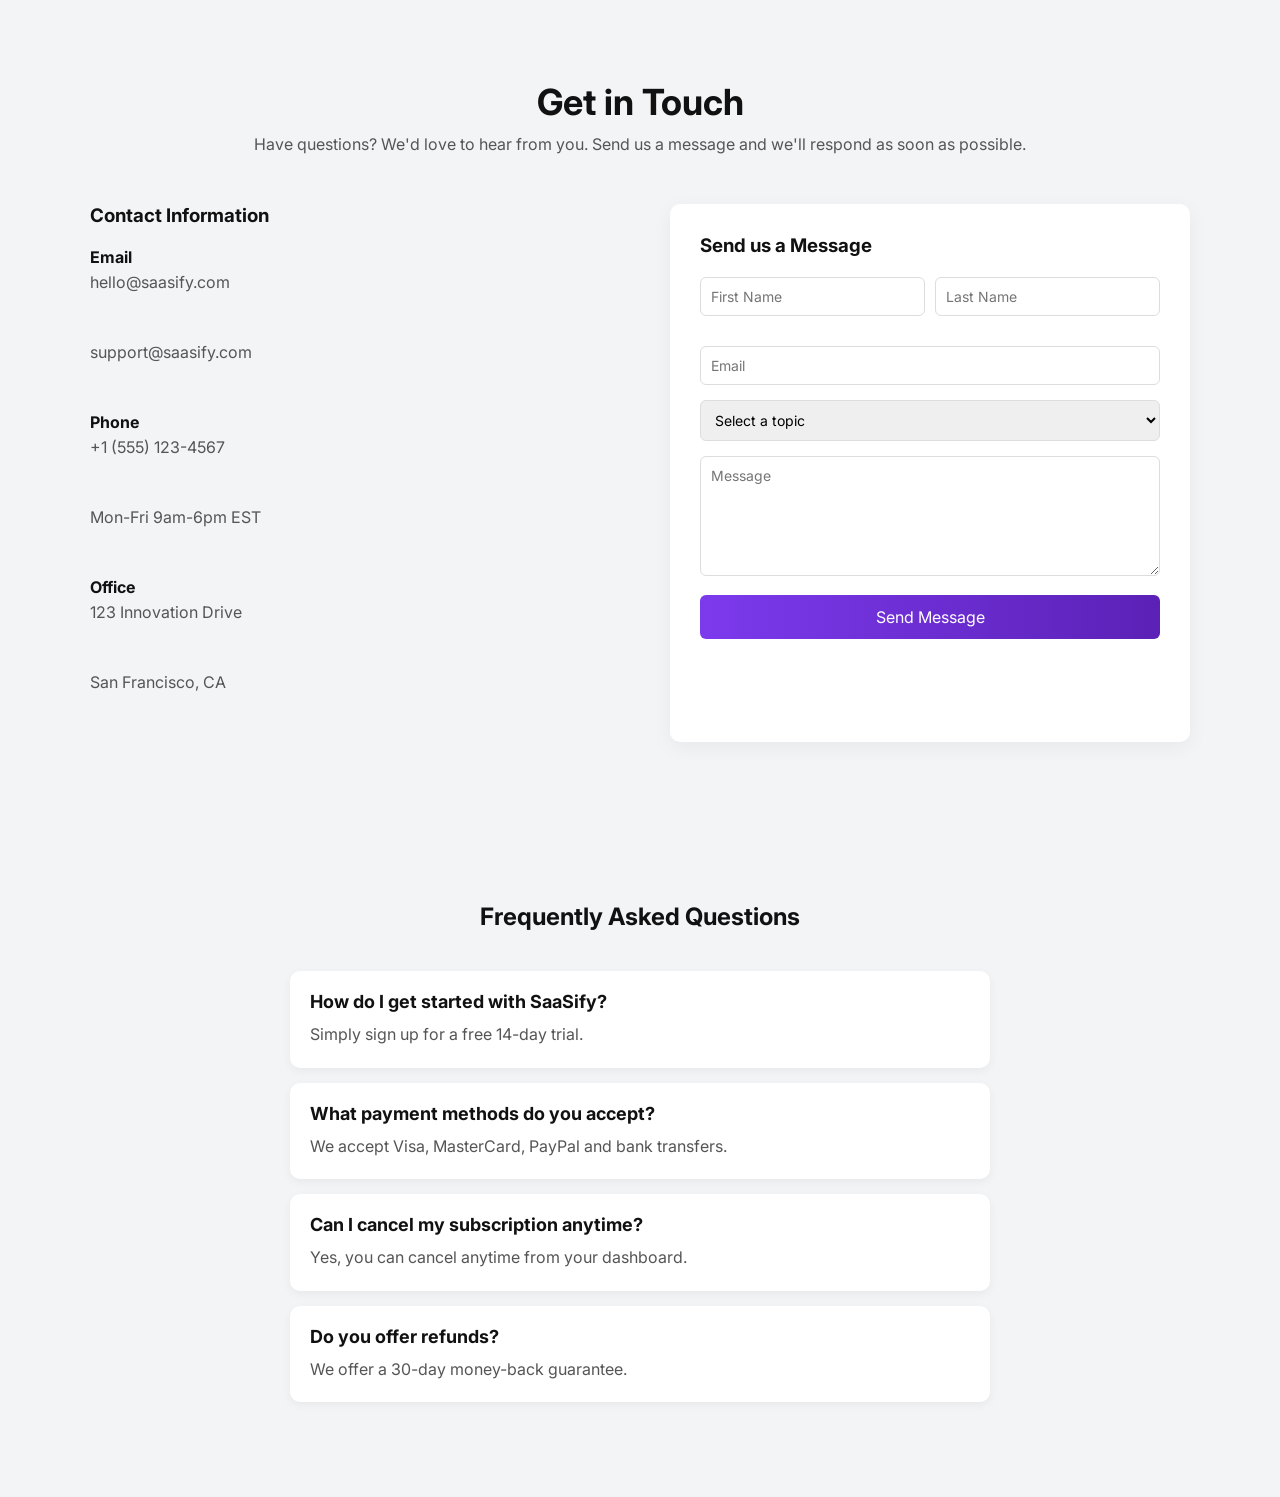
<file: contact.html>
<!DOCTYPE html>
<html lang="en">
<head>
<meta charset="UTF-8">
<meta name="viewport" content="width=device-width, initial-scale=1.0">

<title>Contact - SaaSify</title>

<link rel="stylesheet" href="css/contact.css">

<link href="https://fonts.googleapis.com/css2?family=Inter:wght@300;400;500;600&display=swap" rel="stylesheet">

</head>

<body>


<section class="contact-section">

<h1>Get in Touch</h1>

<p>Have questions? We'd love to hear from you. Send us a message and we'll respond as soon as possible.</p>


<div class="contact-container">


<!-- LEFT INFO -->

<div class="contact-info">

<h3>Contact Information</h3>

<div class="info-box">
<strong>Email</strong>
<p>hello@saasify.com</p>
<p>support@saasify.com</p>
</div>

<div class="info-box">
<strong>Phone</strong>
<p>+1 (555) 123-4567</p>
<p>Mon-Fri 9am-6pm EST</p>
</div>

<div class="info-box">
<strong>Office</strong>
<p>123 Innovation Drive</p>
<p>San Francisco, CA</p>
</div>

</div>



<!-- FORM -->

<div class="contact-form">

<h3>Send us a Message</h3>

<div class="form-row">

<input type="text" placeholder="First Name">

<input type="text" placeholder="Last Name">

</div>

<input type="email" placeholder="Email">

<select>
<option>Select a topic</option>
<option>Sales</option>
<option>Support</option>
<option>Billing</option>
</select>

<textarea placeholder="Message"></textarea>

<button>Send Message</button>

</div>


</div>

</section>



<!-- FAQ -->

<section class="faq">

<h2>Frequently Asked Questions</h2>

<div class="faq-box">

<h4>How do I get started with SaaSify?</h4>

<p>Simply sign up for a free 14-day trial.</p>

</div>


<div class="faq-box">

<h4>What payment methods do you accept?</h4>

<p>We accept Visa, MasterCard, PayPal and bank transfers.</p>

</div>


<div class="faq-box">

<h4>Can I cancel my subscription anytime?</h4>

<p>Yes, you can cancel anytime from your dashboard.</p>

</div>


<div class="faq-box">

<h4>Do you offer refunds?</h4>

<p>We offer a 30-day money-back guarantee.</p>

</div>

</section>



</body>
</html>
</file>
<file: css/contact.css>
/* ==============================
   GLOBAL STYLES
   ============================== */
* {
    margin: 0;
    padding: 0;
    box-sizing: border-box;
    font-family: 'Inter', sans-serif;
}

body {
    background: #f3f4f6;
    color: #111;
}

/* ==============================
   CONTACT SECTION
   ============================== */
.contact-section {
    text-align: center;
    padding: 80px 20px;
}

/* Contact section heading */
.contact-section h1 {
    font-size: 36px;
    margin-bottom: 10px;
}

/* Contact section description */
.contact-section p {
    color: #555;
    margin-bottom: 50px;
}

/* ==============================
   CONTACT LAYOUT (INFO + FORM)
   ============================== */
.contact-container {
    display: grid;
    grid-template-columns: 1fr 1fr;
    gap: 60px;
    max-width: 1100px;
    margin: auto;
    text-align: left;
}

/* ------------------------------
   CONTACT INFO (Left Column)
   ------------------------------ */
.contact-info h3 {
    margin-bottom: 20px;
}

.info-box {
    margin-bottom: 25px;
}

/* Info label */
.info-box strong {
    display: block;
    margin-bottom: 5px;
}

/* ------------------------------
   CONTACT FORM (Right Column)
   ------------------------------ */
.contact-form {
    background: white;
    padding: 30px;
    border-radius: 10px;
    box-shadow: 0 5px 20px rgba(0, 0, 0, 0.05);
}

/* Form heading */
.contact-form h3 {
    margin-bottom: 20px;
}

/* Row for first and last name */
.form-row {
    display: flex;
    gap: 10px;
    margin-bottom: 15px;
}

/* Inputs, select, textarea */
.contact-form input,
.contact-form select,
.contact-form textarea {
    width: 100%;
    padding: 10px;
    border: 1px solid #ddd;
    border-radius: 6px;
    margin-bottom: 15px;
    font-size: 14px;
}

/* Message textarea */
.contact-form textarea {
    height: 120px;
    resize: vertical;
}

/* Submit button */
.contact-form button {
    width: 100%;
    background: linear-gradient(90deg, #7c3aed, #5b21b6);
    color: white;
    padding: 12px;
    border: none;
    border-radius: 6px;
    cursor: pointer;
    font-size: 16px;
    transition: all 0.25s ease;
}

/* Button hover effect */
.contact-form button:hover {
    opacity: 0.9;
}

/* ==============================
   FAQ SECTION
   ============================== */
.faq {
    padding: 80px 20px;
    text-align: center;
}

/* FAQ section heading */
.faq h2 {
    margin-bottom: 40px;
}

/* Individual FAQ box */
.faq-box {
    max-width: 700px;
    margin: 15px auto;
    background: white;
    padding: 20px;
    border-radius: 10px;
    box-shadow: 0 3px 10px rgba(0, 0, 0, 0.05);
    text-align: left;
}

/* FAQ question */
.faq-box h4 {
    margin-bottom: 10px;
    font-size: 18px;
}

/* FAQ answer */
.faq-box p {
    color: #555;
    line-height: 1.6;
}
</file>
